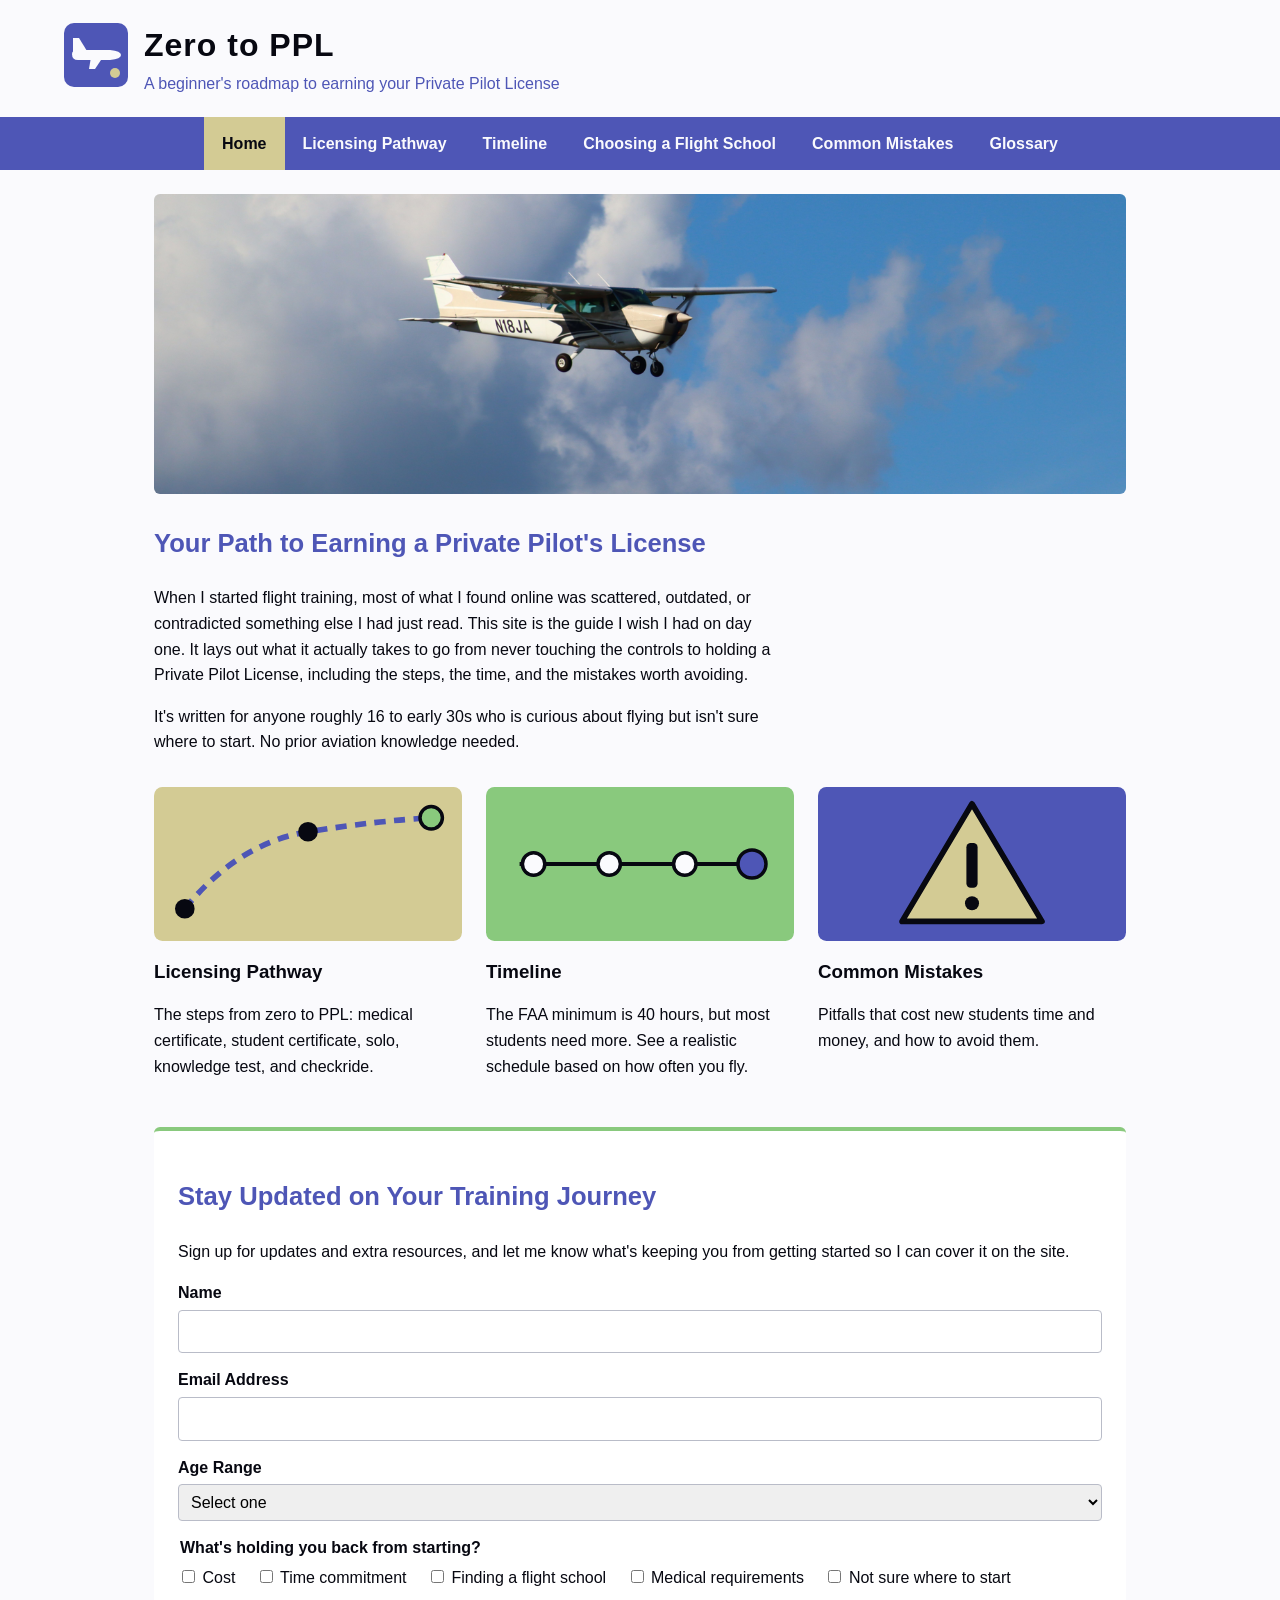
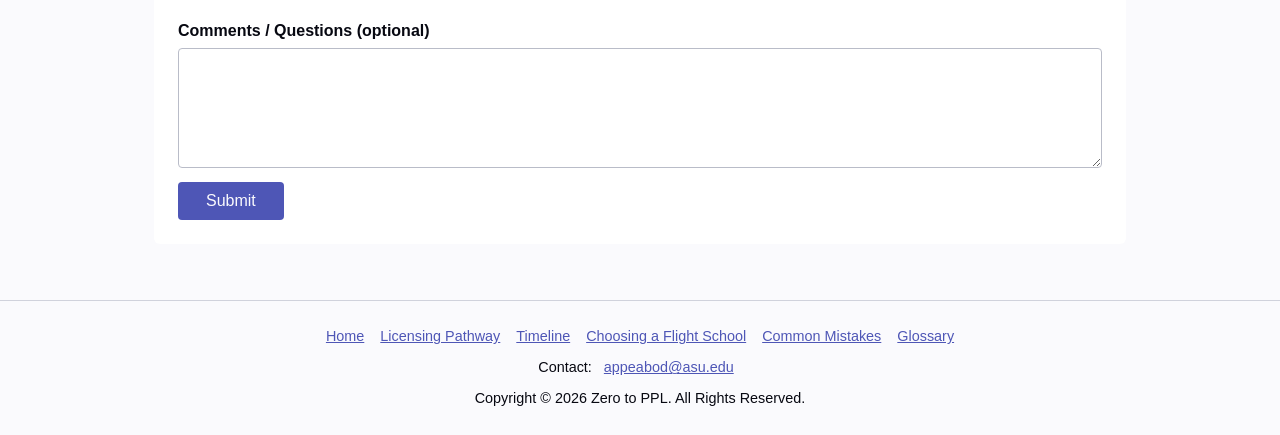
<file: index.html>
<!DOCTYPE html>
<html lang="en">
<head>
  <meta charset="UTF-8">
  <meta name="viewport" content="width=device-width, initial-scale=1.0">
  <meta name="description" content="Zero to PPL is a beginner-friendly roadmap to earning your Private Pilot License, covering the steps, timeline, flight schools, and common mistakes.">
  <meta name="keywords" content="private pilot license, PPL, learn to fly, flight training, student pilot, beginner pilot guide">
  <meta name="author" content="Andrew Peabody">
  <title>Home | Zero to PPL</title>
  <link rel="stylesheet" href="styles.css">
</head>
<script async src="https://www.googletagmanager.com/gtag/js?id=G-76K2CZMT6E"></script>
<script>
  window.dataLayer = window.dataLayer || [];
  function gtag(){dataLayer.push(arguments);}
  gtag('js', new Date());
  gtag('config', 'G-76K2CZMT6E');
</script>
<body>
  <header>
    <a href="index.html"><img class="logo" src="images/logo.svg" alt="Zero to PPL logo"></a>
    <div>
      <h1>Zero to PPL</h1>
      <p class="tagline">A beginner's roadmap to earning your Private Pilot License</p>
    </div>
  </header>

  <nav>
    <ul>
      <li><a href="index.html" class="active">Home</a></li>
      <li><a href="licensing-pathway.html">Licensing Pathway</a></li>
      <li><a href="timeline.html">Timeline</a></li>
      <li><a href="flight-school.html">Choosing a Flight School</a></li>
      <li><a href="common-mistakes.html">Common Mistakes</a></li>
      <li><a href="glossary.html">Glossary</a></li>
    </ul>
  </nav>

  <main>
    <img class="hero" src="images/plane.png" alt="Cessna 172 flying in front of clouds">

    <section class="intro">
      <h2>Your Path to Earning a Private Pilot's License</h2>
      <p>When I started flight training, most of what I found online was scattered, outdated, or contradicted something else I had just read. This site is the guide I wish I had on day one. It lays out what it actually takes to go from never touching the controls to holding a Private Pilot License, including the steps, the time, and the mistakes worth avoiding.</p>
      <p>It's written for anyone roughly 16 to early 30s who is curious about flying but isn't sure where to start. No prior aviation knowledge needed.</p>
    </section>

    <section class="cards">
      <article>
        <img src="images/pathway.svg" alt="Dotted path connecting three points">
        <h3><a href="licensing-pathway.html">Licensing Pathway</a></h3>
        <p>The steps from zero to PPL: medical certificate, student certificate, solo, knowledge test, and checkride.</p>
      </article>
      <article>
        <img src="images/timeline.svg" alt="Timeline with four milestones">
        <h3><a href="timeline.html">Timeline</a></h3>
        <p>The FAA minimum is 40 hours, but most students need more. See a realistic schedule based on how often you fly.</p>
      </article>
      <article>
        <img src="images/mistakes.svg" alt="Warning sign">
        <h3><a href="common-mistakes.html">Common Mistakes</a></h3>
        <p>Pitfalls that cost new students time and money, and how to avoid them.</p>
      </article>
    </section>

    <section class="signup">
      <h2>Stay Updated on Your Training Journey</h2>
      <p>Sign up for updates and extra resources, and let me know what's keeping you from getting started so I can cover it on the site.</p>
      <form action="#" method="post">
        <label for="name">Name
          <input type="text" id="name" name="name" required>
        </label>
        <label for="email">Email Address
          <input type="email" id="email" name="email" required>
        </label>
        <label for="age">Age Range
          <select id="age" name="age_range">
            <option value="">Select one</option>
            <option value="under-18">Under 18</option>
            <option value="18-24">18-24</option>
            <option value="25-34">25-34</option>
            <option value="35-plus">35+</option>
          </select>
        </label>
        <fieldset>
          <legend>What's holding you back from starting?</legend>
          <label class="check"><input type="checkbox" name="barriers" value="cost"> Cost</label>
          <label class="check"><input type="checkbox" name="barriers" value="time"> Time commitment</label>
          <label class="check"><input type="checkbox" name="barriers" value="school"> Finding a flight school</label>
          <label class="check"><input type="checkbox" name="barriers" value="medical"> Medical requirements</label>
          <label class="check"><input type="checkbox" name="barriers" value="unsure"> Not sure where to start</label>
        </fieldset>
        <label for="comments">Comments / Questions (optional)
          <textarea id="comments" name="comments" rows="4"></textarea>
        </label>
        <button type="submit">Submit</button>
      </form>
    </section>
  </main>

  <footer>
    <ul>
      <li><a href="index.html">Home</a></li>
      <li><a href="licensing-pathway.html">Licensing Pathway</a></li>
      <li><a href="timeline.html">Timeline</a></li>
      <li><a href="flight-school.html">Choosing a Flight School</a></li>
      <li><a href="common-mistakes.html">Common Mistakes</a></li>
      <li><a href="glossary.html">Glossary</a></li>
    </ul>
    <p>Contact: <a href="mailto:appeabod@asu.edu">appeabod@asu.edu</a></p>
    <p>Copyright &copy; 2026 Zero to PPL. All Rights Reserved.</p>
  </footer>
</body>
</html>
</file>
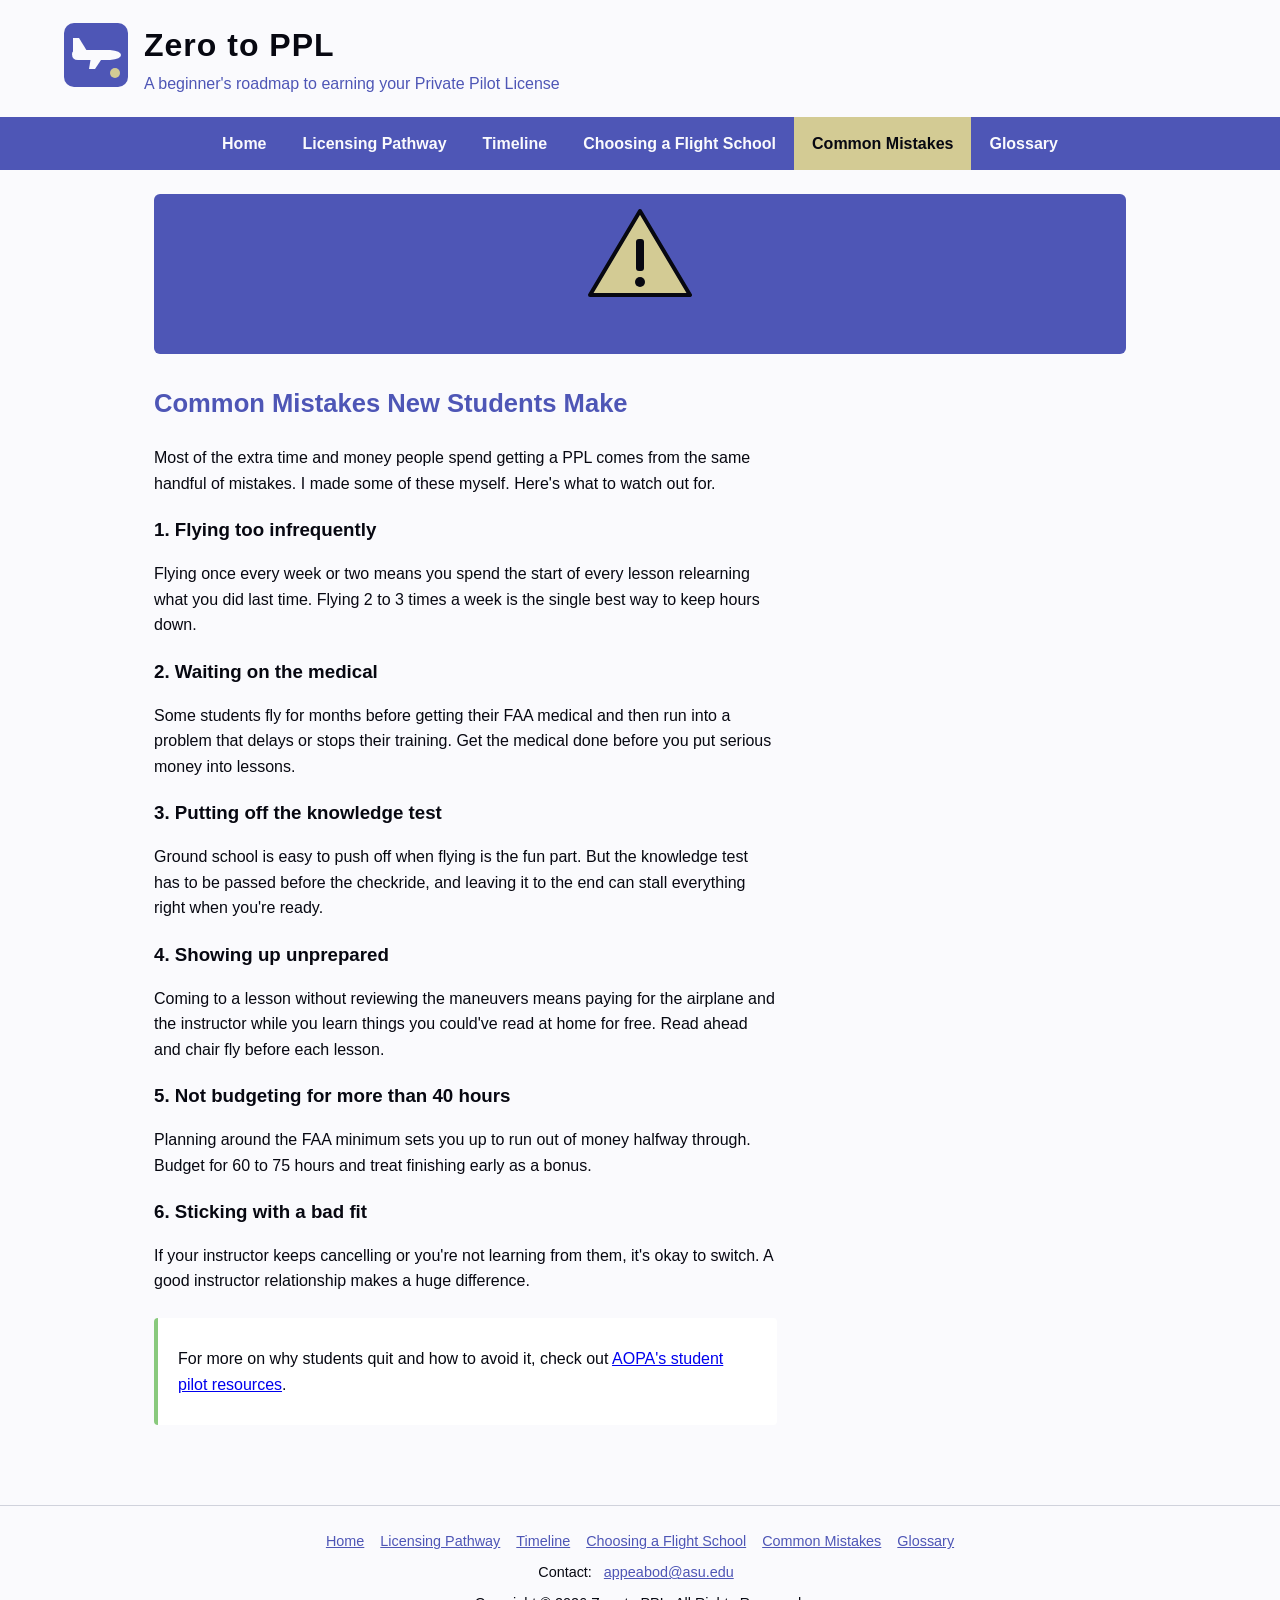
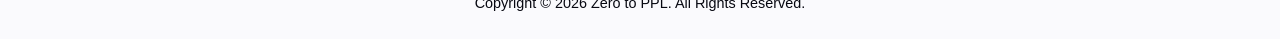
<file: common-mistakes.html>
<!DOCTYPE html>
<html lang="en">
<head>
  <meta charset="UTF-8">
  <meta name="viewport" content="width=device-width, initial-scale=1.0">
  <meta name="description" content="Common mistakes new student pilots make during Private Pilot License training, and how to avoid wasting time and money.">
  <meta name="keywords" content="student pilot mistakes, flight training tips, save money flight training, PPL advice, beginner pilot">
  <meta name="author" content="Andrew Peabody">
  <title>Common Mistakes | Zero to PPL</title>
  <link rel="stylesheet" href="styles.css">
</head>
<body>
  <header>
    <a href="index.html"><img class="logo" src="images/logo.svg" alt="Zero to PPL logo"></a>
    <div>
      <h1>Zero to PPL</h1>
      <p class="tagline">A beginner's roadmap to earning your Private Pilot License</p>
    </div>
  </header>

  <nav>
    <ul>
      <li><a href="index.html">Home</a></li>
      <li><a href="licensing-pathway.html">Licensing Pathway</a></li>
      <li><a href="timeline.html">Timeline</a></li>
      <li><a href="flight-school.html">Choosing a Flight School</a></li>
      <li><a href="common-mistakes.html" class="active">Common Mistakes</a></li>
      <li><a href="glossary.html">Glossary</a></li>
    </ul>
  </nav>

  <main>
    <img class="page-banner" src="images/banner-mistakes.svg" alt="Warning sign">

    <section class="content">
      <h2>Common Mistakes New Students Make</h2>
      <p>Most of the extra time and money people spend getting a PPL comes from the same handful of mistakes. I made some of these myself. Here's what to watch out for.</p>

      <h3>1. Flying too infrequently</h3>
      <p>Flying once every week or two means you spend the start of every lesson relearning what you did last time. Flying 2 to 3 times a week is the single best way to keep hours down.</p>

      <h3>2. Waiting on the medical</h3>
      <p>Some students fly for months before getting their FAA medical and then run into a problem that delays or stops their training. Get the medical done before you put serious money into lessons.</p>

      <h3>3. Putting off the knowledge test</h3>
      <p>Ground school is easy to push off when flying is the fun part. But the knowledge test has to be passed before the checkride, and leaving it to the end can stall everything right when you're ready.</p>

      <h3>4. Showing up unprepared</h3>
      <p>Coming to a lesson without reviewing the maneuvers means paying for the airplane and the instructor while you learn things you could've read at home for free. Read ahead and chair fly before each lesson.</p>

      <h3>5. Not budgeting for more than 40 hours</h3>
      <p>Planning around the FAA minimum sets you up to run out of money halfway through. Budget for 60 to 75 hours and treat finishing early as a bonus.</p>

      <h3>6. Sticking with a bad fit</h3>
      <p>If your instructor keeps cancelling or you're not learning from them, it's okay to switch. A good instructor relationship makes a huge difference.</p>

      <div class="callout">
        <p>For more on why students quit and how to avoid it, check out <a href="https://www.aopa.org/training-and-safety/students" target="_blank" rel="noopener">AOPA's student pilot resources</a>.</p>
      </div>
    </section>
  </main>
  <script async src="https://www.googletagmanager.com/gtag/js?id=G-76K2CZMT6E"></script>
  <script>
  window.dataLayer = window.dataLayer || [];
  function gtag(){dataLayer.push(arguments);}
  gtag('js', new Date());
  gtag('config', 'G-76K2CZMT6E');
  </script>
  <footer>
    <ul>
      <li><a href="index.html">Home</a></li>
      <li><a href="licensing-pathway.html">Licensing Pathway</a></li>
      <li><a href="timeline.html">Timeline</a></li>
      <li><a href="flight-school.html">Choosing a Flight School</a></li>
      <li><a href="common-mistakes.html">Common Mistakes</a></li>
      <li><a href="glossary.html">Glossary</a></li>
    </ul>
    <p>Contact: <a href="mailto:appeabod@asu.edu">appeabod@asu.edu</a></p>
    <p>Copyright &copy; 2026 Zero to PPL. All Rights Reserved.</p>
  </footer>
</body>
</html>
</file>
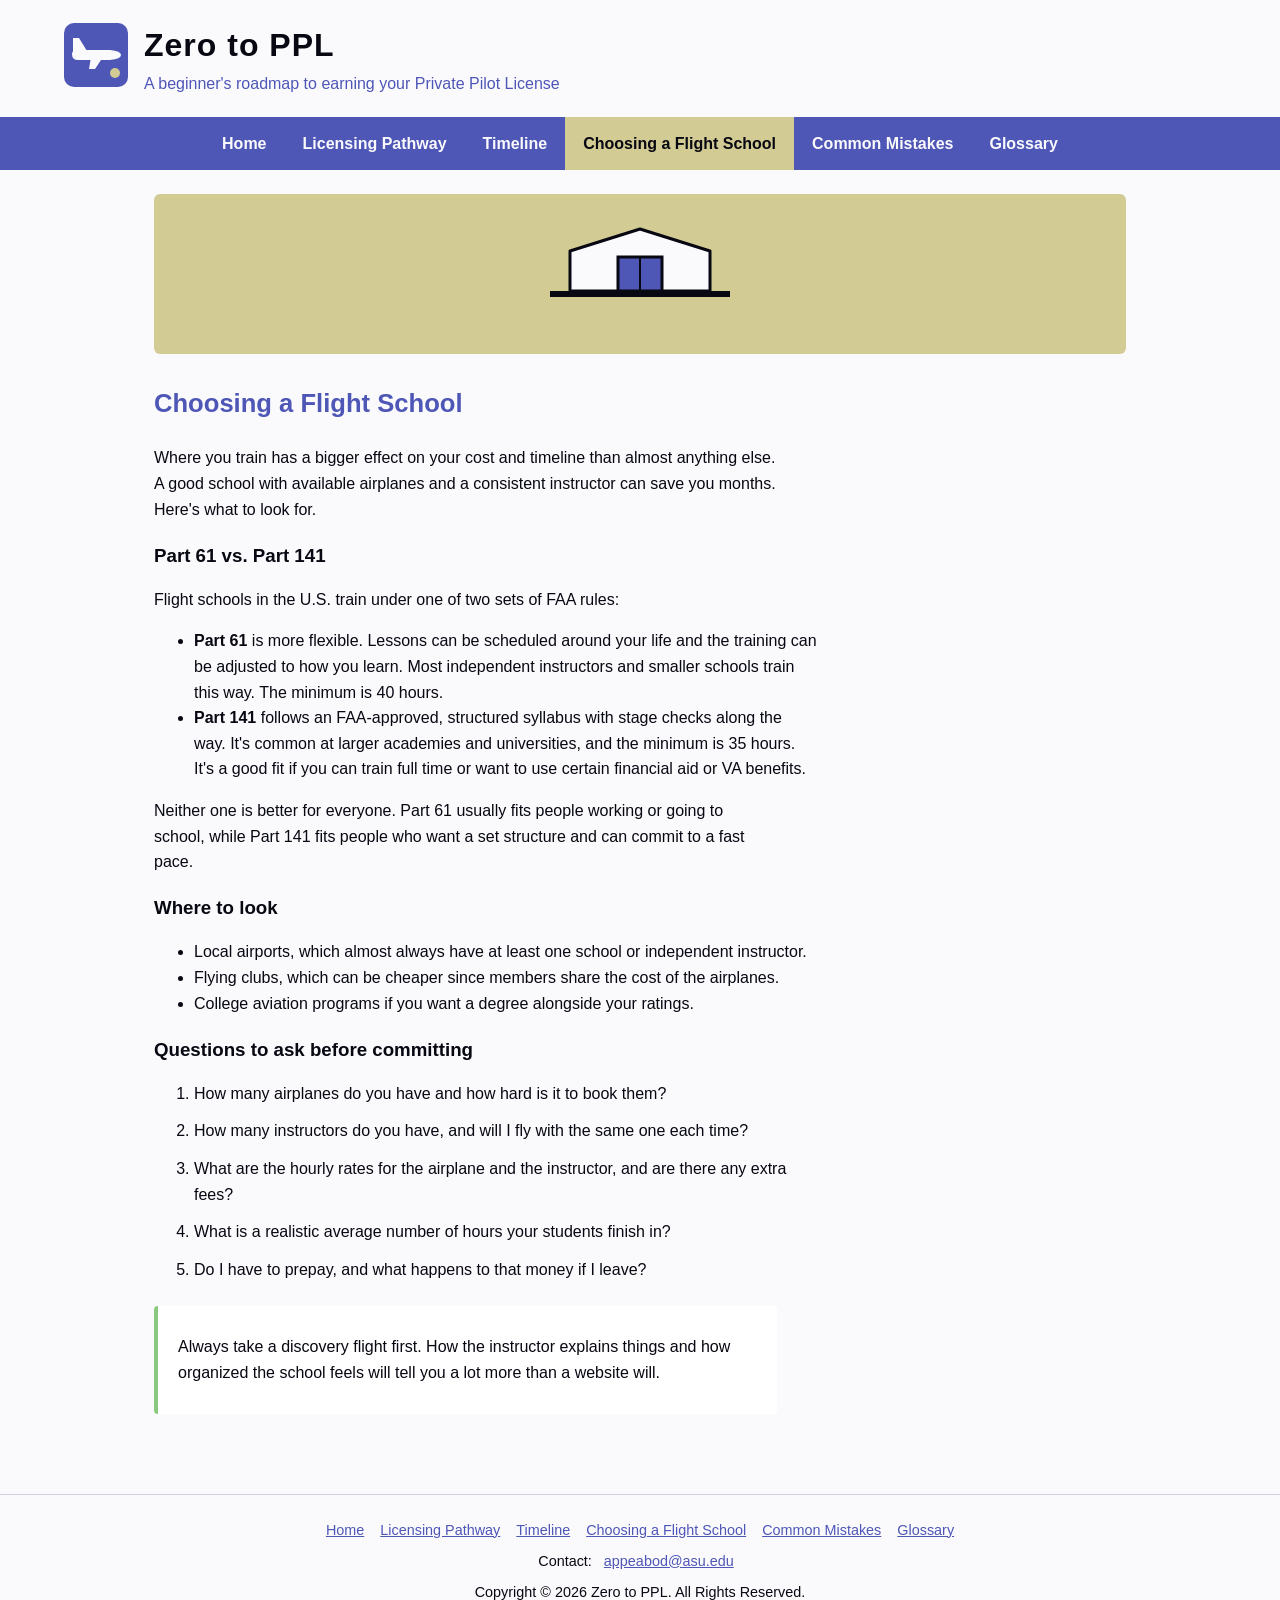
<file: flight-school.html>
<!DOCTYPE html>
<html lang="en">
<head>
  <meta charset="UTF-8">
  <meta name="viewport" content="width=device-width, initial-scale=1.0">
  <meta name="description" content="How to choose a flight school or instructor for your Private Pilot License, including the difference between Part 61 and Part 141 training and questions to ask before committing.">
  <meta name="keywords" content="choosing a flight school, Part 61 vs Part 141, flight instructor, CFI, flight training cost, learn to fly">
  <meta name="author" content="Andrew Peabody">
  <title>Choosing a Flight School | Zero to PPL</title>
  <link rel="stylesheet" href="styles.css">
</head>
<script async src="https://www.googletagmanager.com/gtag/js?id=G-76K2CZMT6E"></script>
<script>
  window.dataLayer = window.dataLayer || [];
  function gtag(){dataLayer.push(arguments);}
  gtag('js', new Date());
  gtag('config', 'G-76K2CZMT6E');
</script>
<body>
  <header>
    <a href="index.html"><img class="logo" src="images/logo.svg" alt="Zero to PPL logo"></a>
    <div>
      <h1>Zero to PPL</h1>
      <p class="tagline">A beginner's roadmap to earning your Private Pilot License</p>
    </div>
  </header>

  <nav>
    <ul>
      <li><a href="index.html">Home</a></li>
      <li><a href="licensing-pathway.html">Licensing Pathway</a></li>
      <li><a href="timeline.html">Timeline</a></li>
      <li><a href="flight-school.html" class="active">Choosing a Flight School</a></li>
      <li><a href="common-mistakes.html">Common Mistakes</a></li>
      <li><a href="glossary.html">Glossary</a></li>
    </ul>
  </nav>

  <main>
    <img class="page-banner" src="images/banner-school.svg" alt="Flight school hangar">

    <section class="content">
      <h2>Choosing a Flight School</h2>
      <p>Where you train has a bigger effect on your cost and timeline than almost anything else. A good school with available airplanes and a consistent instructor can save you months. Here's what to look for.</p>

      <h3>Part 61 vs. Part 141</h3>
      <p>Flight schools in the U.S. train under one of two sets of FAA rules:</p>
      <ul>
        <li><strong>Part 61</strong> is more flexible. Lessons can be scheduled around your life and the training can be adjusted to how you learn. Most independent instructors and smaller schools train this way. The minimum is 40 hours.</li>
        <li><strong>Part 141</strong> follows an FAA-approved, structured syllabus with stage checks along the way. It's common at larger academies and universities, and the minimum is 35 hours. It's a good fit if you can train full time or want to use certain financial aid or VA benefits.</li>
      </ul>
      <p>Neither one is better for everyone. Part 61 usually fits people working or going to school, while Part 141 fits people who want a set structure and can commit to a fast pace.</p>

      <h3>Where to look</h3>
      <ul>
        <li>Local airports, which almost always have at least one school or independent instructor.</li>
        <li>Flying clubs, which can be cheaper since members share the cost of the airplanes.</li>
        <li>College aviation programs if you want a degree alongside your ratings.</li>
      </ul>

      <h3>Questions to ask before committing</h3>
      <ol class="steps">
        <li>How many airplanes do you have and how hard is it to book them?</li>
        <li>How many instructors do you have, and will I fly with the same one each time?</li>
        <li>What are the hourly rates for the airplane and the instructor, and are there any extra fees?</li>
        <li>What is a realistic average number of hours your students finish in?</li>
        <li>Do I have to prepay, and what happens to that money if I leave?</li>
      </ol>

      <div class="callout">
        <p>Always take a discovery flight first. How the instructor explains things and how organized the school feels will tell you a lot more than a website will.</p>
      </div>
    </section>
  </main>

  <footer>
    <ul>
      <li><a href="index.html">Home</a></li>
      <li><a href="licensing-pathway.html">Licensing Pathway</a></li>
      <li><a href="timeline.html">Timeline</a></li>
      <li><a href="flight-school.html">Choosing a Flight School</a></li>
      <li><a href="common-mistakes.html">Common Mistakes</a></li>
      <li><a href="glossary.html">Glossary</a></li>
    </ul>
    <p>Contact: <a href="mailto:appeabod@asu.edu">appeabod@asu.edu</a></p>
    <p>Copyright &copy; 2026 Zero to PPL. All Rights Reserved.</p>
  </footer>
</body>
</html>
</file>
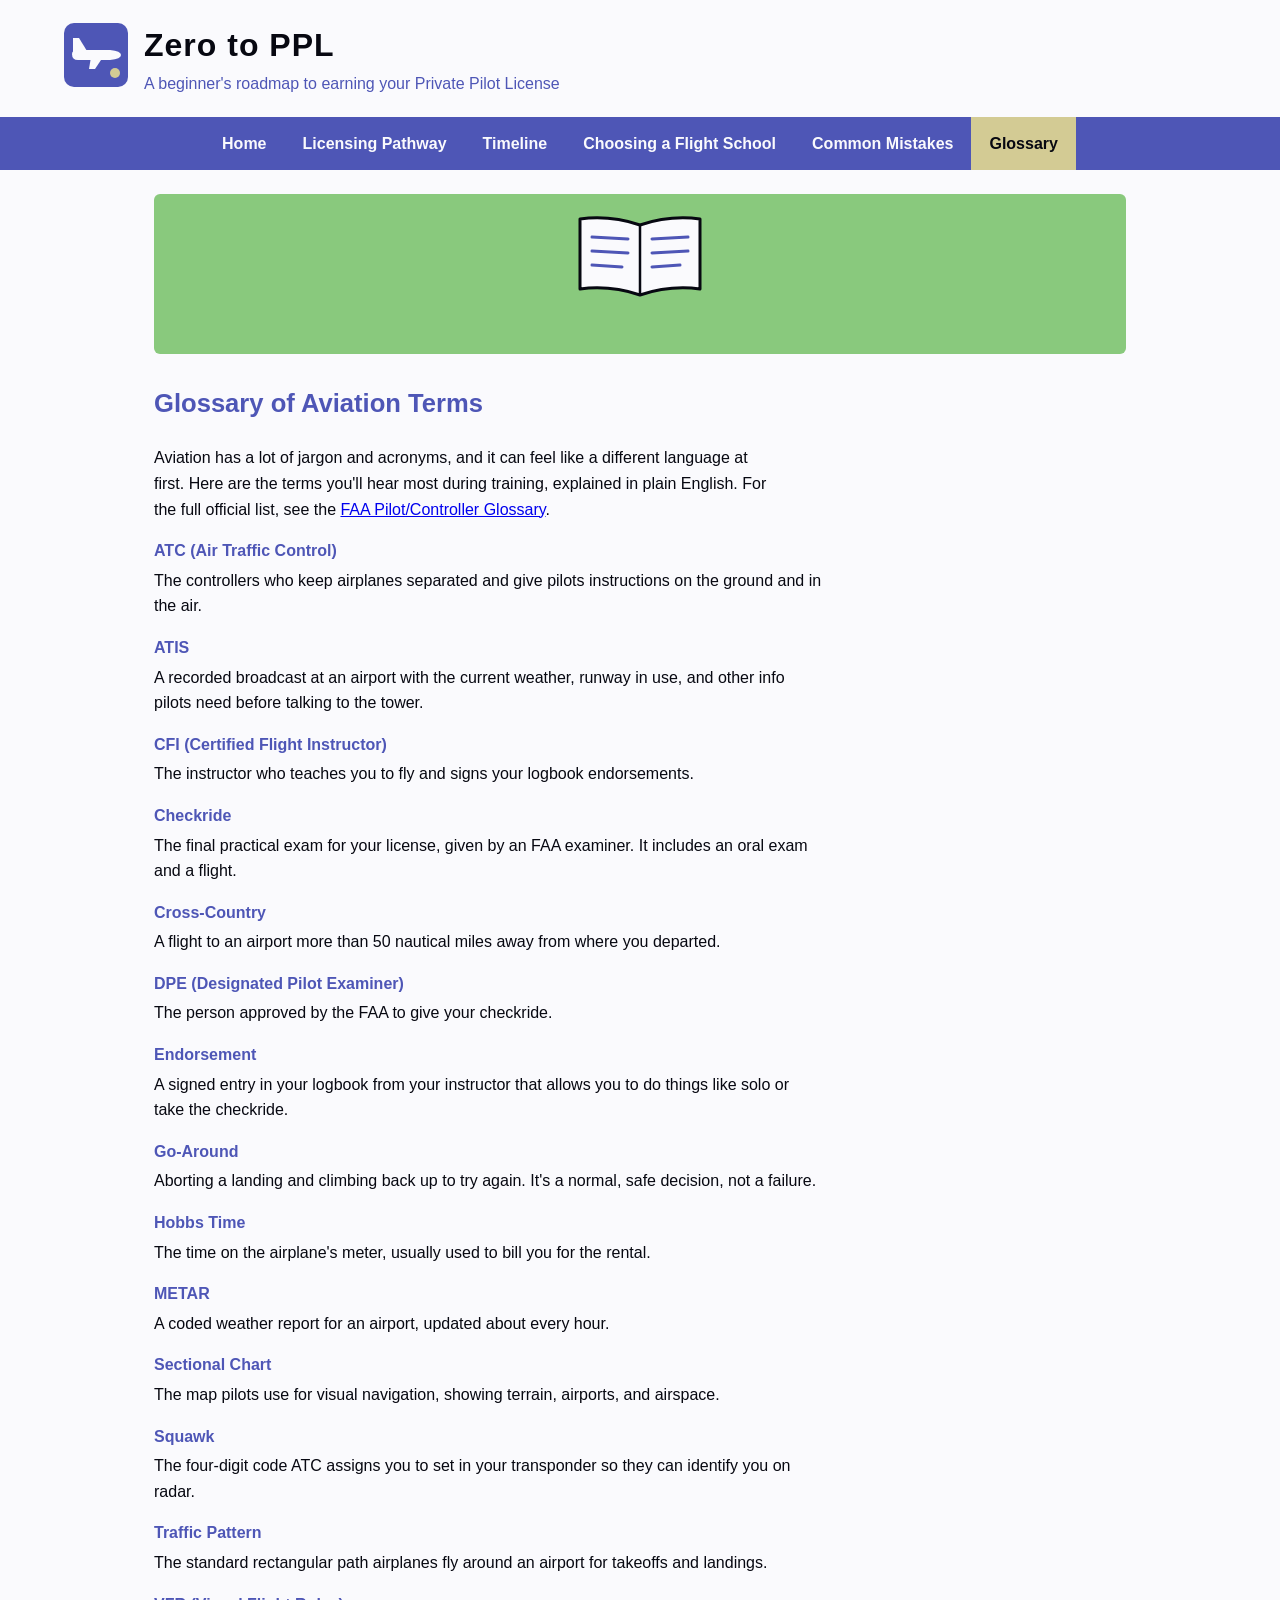
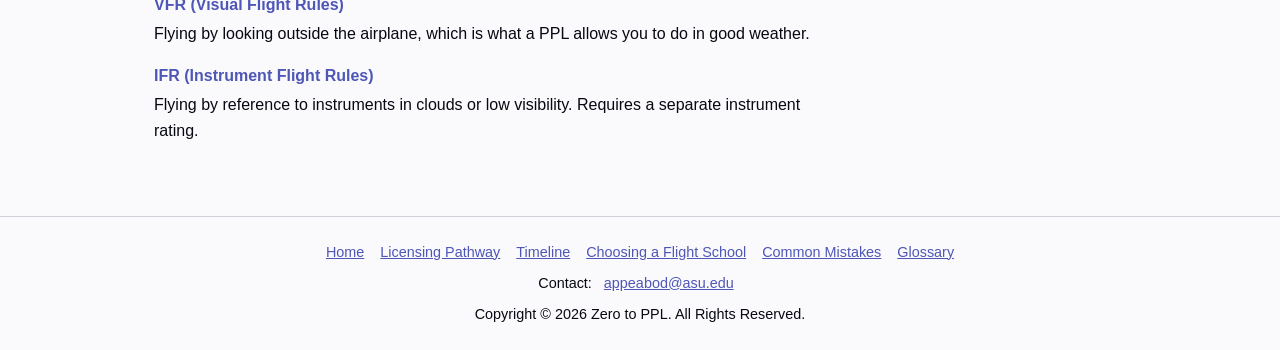
<file: glossary.html>
<!DOCTYPE html>
<html lang="en">
<head>
  <meta charset="UTF-8">
  <meta name="viewport" content="width=device-width, initial-scale=1.0">
  <meta name="description" content="A plain-English glossary of aviation terms that beginner student pilots will run into during Private Pilot License training.">
  <meta name="keywords" content="aviation glossary, pilot terms, flight training vocabulary, ATC, METAR, VFR, checkride, student pilot">
  <meta name="author" content="Andrew Peabody">
  <title>Glossary | Zero to PPL</title>
  <link rel="stylesheet" href="styles.css">
</head>
<script async src="https://www.googletagmanager.com/gtag/js?id=G-76K2CZMT6E"></script>
<script>
  window.dataLayer = window.dataLayer || [];
  function gtag(){dataLayer.push(arguments);}
  gtag('js', new Date());
  gtag('config', 'G-76K2CZMT6E');
</script>
<body>
  <header>
    <a href="index.html"><img class="logo" src="images/logo.svg" alt="Zero to PPL logo"></a>
    <div>
      <h1>Zero to PPL</h1>
      <p class="tagline">A beginner's roadmap to earning your Private Pilot License</p>
    </div>
  </header>

  <nav>
    <ul>
      <li><a href="index.html">Home</a></li>
      <li><a href="licensing-pathway.html">Licensing Pathway</a></li>
      <li><a href="timeline.html">Timeline</a></li>
      <li><a href="flight-school.html">Choosing a Flight School</a></li>
      <li><a href="common-mistakes.html">Common Mistakes</a></li>
      <li><a href="glossary.html" class="active">Glossary</a></li>
    </ul>
  </nav>

  <main>
    <img class="page-banner" src="images/banner-glossary.svg" alt="Open book">

    <section class="content">
      <h2>Glossary of Aviation Terms</h2>
      <p>Aviation has a lot of jargon and acronyms, and it can feel like a different language at first. Here are the terms you'll hear most during training, explained in plain English. For the full official list, see the <a href="https://www.faa.gov/air_traffic/publications/atpubs/pcg_html/" target="_blank" rel="noopener">FAA Pilot/Controller Glossary</a>.</p>
    </section>

    <dl>
      <dt>ATC (Air Traffic Control)</dt>
      <dd>The controllers who keep airplanes separated and give pilots instructions on the ground and in the air.</dd>
      <dt>ATIS</dt>
      <dd>A recorded broadcast at an airport with the current weather, runway in use, and other info pilots need before talking to the tower.</dd>
      <dt>CFI (Certified Flight Instructor)</dt>
      <dd>The instructor who teaches you to fly and signs your logbook endorsements.</dd>
      <dt>Checkride</dt>
      <dd>The final practical exam for your license, given by an FAA examiner. It includes an oral exam and a flight.</dd>
      <dt>Cross-Country</dt>
      <dd>A flight to an airport more than 50 nautical miles away from where you departed.</dd>
      <dt>DPE (Designated Pilot Examiner)</dt>
      <dd>The person approved by the FAA to give your checkride.</dd>
      <dt>Endorsement</dt>
      <dd>A signed entry in your logbook from your instructor that allows you to do things like solo or take the checkride.</dd>
      <dt>Go-Around</dt>
      <dd>Aborting a landing and climbing back up to try again. It's a normal, safe decision, not a failure.</dd>
      <dt>Hobbs Time</dt>
      <dd>The time on the airplane's meter, usually used to bill you for the rental.</dd>
      <dt>METAR</dt>
      <dd>A coded weather report for an airport, updated about every hour.</dd>
      <dt>Sectional Chart</dt>
      <dd>The map pilots use for visual navigation, showing terrain, airports, and airspace.</dd>
      <dt>Squawk</dt>
      <dd>The four-digit code ATC assigns you to set in your transponder so they can identify you on radar.</dd>
      <dt>Traffic Pattern</dt>
      <dd>The standard rectangular path airplanes fly around an airport for takeoffs and landings.</dd>
      <dt>VFR (Visual Flight Rules)</dt>
      <dd>Flying by looking outside the airplane, which is what a PPL allows you to do in good weather.</dd>
      <dt>IFR (Instrument Flight Rules)</dt>
      <dd>Flying by reference to instruments in clouds or low visibility. Requires a separate instrument rating.</dd>
    </dl>
  </main>

  <footer>
    <ul>
      <li><a href="index.html">Home</a></li>
      <li><a href="licensing-pathway.html">Licensing Pathway</a></li>
      <li><a href="timeline.html">Timeline</a></li>
      <li><a href="flight-school.html">Choosing a Flight School</a></li>
      <li><a href="common-mistakes.html">Common Mistakes</a></li>
      <li><a href="glossary.html">Glossary</a></li>
    </ul>
    <p>Contact: <a href="mailto:appeabod@asu.edu">appeabod@asu.edu</a></p>
    <p>Copyright &copy; 2026 Zero to PPL. All Rights Reserved.</p>
  </footer>
</body>
</html>
</file>
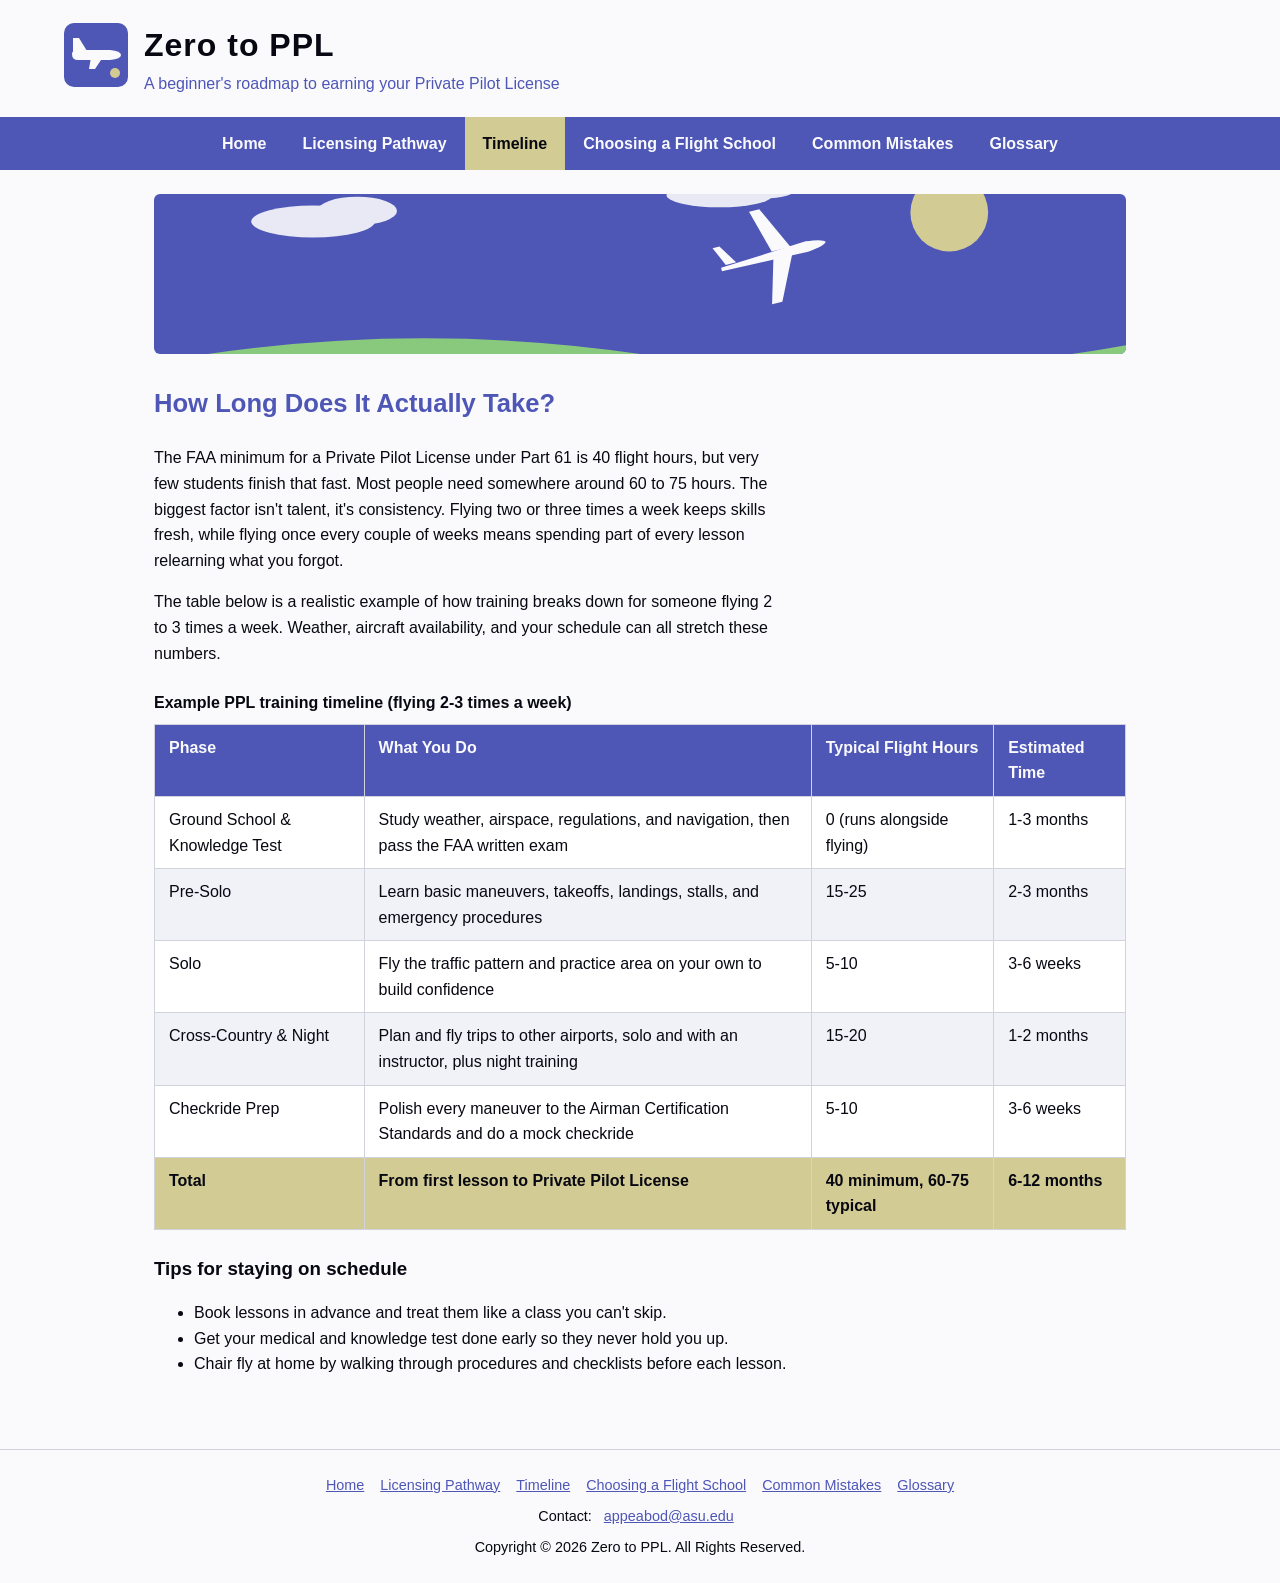
<file: timeline.html>
<!DOCTYPE html>
<html lang="en">
<head>
  <meta charset="UTF-8">
  <meta name="viewport" content="width=device-width, initial-scale=1.0">
  <meta name="description" content="A realistic timeline for earning a Private Pilot License, broken into training phases with typical flight hours and how long each phase takes when flying 2 to 3 times a week.">
  <meta name="keywords" content="how long to get PPL, private pilot timeline, flight training hours, 40 hour minimum, student pilot schedule">
  <meta name="author" content="Andrew Peabody">
  <title>Timeline | Zero to PPL</title>
  <link rel="stylesheet" href="styles.css">
</head>
<script async src="https://www.googletagmanager.com/gtag/js?id=G-76K2CZMT6E"></script>
<script>
  window.dataLayer = window.dataLayer || [];
  function gtag(){dataLayer.push(arguments);}
  gtag('js', new Date());
  gtag('config', 'G-76K2CZMT6E');
</script>
<body>
  <header>
    <a href="index.html"><img class="logo" src="images/logo.svg" alt="Zero to PPL logo"></a>
    <div>
      <h1>Zero to PPL</h1>
      <p class="tagline">A beginner's roadmap to earning your Private Pilot License</p>
    </div>
  </header>

  <nav>
    <ul>
      <li><a href="index.html">Home</a></li>
      <li><a href="licensing-pathway.html">Licensing Pathway</a></li>
      <li><a href="timeline.html" class="active">Timeline</a></li>
      <li><a href="flight-school.html">Choosing a Flight School</a></li>
      <li><a href="common-mistakes.html">Common Mistakes</a></li>
      <li><a href="glossary.html">Glossary</a></li>
    </ul>
  </nav>

  <main>
    <img class="page-banner" src="images/hero.svg" alt="Small airplane climbing over green hills">

    <section class="content">
      <h2>How Long Does It Actually Take?</h2>
      <p>The FAA minimum for a Private Pilot License under Part 61 is 40 flight hours, but very few students finish that fast. Most people need somewhere around 60 to 75 hours. The biggest factor isn't talent, it's consistency. Flying two or three times a week keeps skills fresh, while flying once every couple of weeks means spending part of every lesson relearning what you forgot.</p>
      <p>The table below is a realistic example of how training breaks down for someone flying 2 to 3 times a week. Weather, aircraft availability, and your schedule can all stretch these numbers.</p>

      <div class="table-wrap">
        <table>
          <caption>Example PPL training timeline (flying 2-3 times a week)</caption>
          <thead>
            <tr>
              <th>Phase</th>
              <th>What You Do</th>
              <th>Typical Flight Hours</th>
              <th>Estimated Time</th>
            </tr>
          </thead>
          <tbody>
            <tr>
              <td>Ground School &amp; Knowledge Test</td>
              <td>Study weather, airspace, regulations, and navigation, then pass the FAA written exam</td>
              <td>0 (runs alongside flying)</td>
              <td>1-3 months</td>
            </tr>
            <tr>
              <td>Pre-Solo</td>
              <td>Learn basic maneuvers, takeoffs, landings, stalls, and emergency procedures</td>
              <td>15-25</td>
              <td>2-3 months</td>
            </tr>
            <tr>
              <td>Solo</td>
              <td>Fly the traffic pattern and practice area on your own to build confidence</td>
              <td>5-10</td>
              <td>3-6 weeks</td>
            </tr>
            <tr>
              <td>Cross-Country &amp; Night</td>
              <td>Plan and fly trips to other airports, solo and with an instructor, plus night training</td>
              <td>15-20</td>
              <td>1-2 months</td>
            </tr>
            <tr>
              <td>Checkride Prep</td>
              <td>Polish every maneuver to the Airman Certification Standards and do a mock checkride</td>
              <td>5-10</td>
              <td>3-6 weeks</td>
            </tr>
          </tbody>
          <tfoot>
            <tr>
              <td>Total</td>
              <td>From first lesson to Private Pilot License</td>
              <td>40 minimum, 60-75 typical</td>
              <td>6-12 months</td>
            </tr>
          </tfoot>
        </table>
      </div>

      <h3>Tips for staying on schedule</h3>
      <ul>
        <li>Book lessons in advance and treat them like a class you can't skip.</li>
        <li>Get your medical and knowledge test done early so they never hold you up.</li>
        <li>Chair fly at home by walking through procedures and checklists before each lesson.</li>
      </ul>
    </section>
  </main>

  <footer>
    <ul>
      <li><a href="index.html">Home</a></li>
      <li><a href="licensing-pathway.html">Licensing Pathway</a></li>
      <li><a href="timeline.html">Timeline</a></li>
      <li><a href="flight-school.html">Choosing a Flight School</a></li>
      <li><a href="common-mistakes.html">Common Mistakes</a></li>
      <li><a href="glossary.html">Glossary</a></li>
    </ul>
    <p>Contact: <a href="mailto:appeabod@asu.edu">appeabod@asu.edu</a></p>
    <p>Copyright &copy; 2026 Zero to PPL. All Rights Reserved.</p>
  </footer>
</body>
</html>
</file>
<file: styles.css>
:root {
  --text: #070811;
  --background: #fafafd;
  --primary: #4e56b6;
  --secondary: #d3cb94;
  --accent: #89c97d;
}

* {
  box-sizing: border-box;
}

body {
  margin: 0;
  font-family: "Segoe UI", Helvetica, Arial, sans-serif;
  color: var(--text);
  background-color: var(--background);
  line-height: 1.6;
}

header {
  display: flex;
  align-items: center;
  gap: 16px;
  padding: 20px 5%;
}

.logo {
  width: 64px;
  height: 64px;
}

h1 {
  margin: 0;
  font-size: 2rem;
  letter-spacing: 1px;
}

.tagline {
  margin: 0;
  color: var(--primary);
}

nav {
  background-color: var(--primary);
}

nav ul,
footer ul {
  list-style: none;
  margin: 0;
  padding: 0;
  display: flex;
  flex-wrap: wrap;
  justify-content: center;
}

nav a {
  display: block;
  padding: 14px 18px;
  color: var(--background);
  text-decoration: none;
  font-weight: 600;
}

nav a:hover,
nav a.active {
  background-color: var(--secondary);
  color: var(--text);
}

main {
  max-width: 1100px;
  margin: 0 auto;
  padding: 24px 5%;
}

.hero {
  width: 100%;
  height: 300px;
  object-fit: cover;
  border-radius: 6px;
}

h2 {
  color: var(--primary);
  font-size: 1.6rem;
}

h3 {
  margin-bottom: 4px;
}

.intro p,
.content p,
.content li {
  max-width: 70ch;
}

.cards {
  display: grid;
  grid-template-columns: repeat(auto-fit, minmax(240px, 1fr));
  gap: 24px;
  margin: 32px 0;
}

.cards img {
  width: 100%;
  border-radius: 6px;
}

.cards h3 {
  margin: 8px 0 4px;
}

.cards h3 a {
  color: var(--text);
  text-decoration: none;
}

.cards h3 a:hover {
  color: var(--primary);
}

.page-banner {
  width: 100%;
  height: 160px;
  object-fit: cover;
  border-radius: 6px;
}

.callout {
  background-color: #ffffff;
  border-left: 4px solid var(--accent);
  padding: 12px 20px;
  margin: 24px 0;
  border-radius: 4px;
  max-width: 70ch;
}

.steps li {
  margin-bottom: 12px;
}

video {
  display: block;
  width: 100%;
  max-width: 720px;
  border-radius: 6px;
  margin: 16px 0 8px;
}

.caption {
  font-size: 0.9rem;
  color: #555866;
  margin-top: 0;
}

.table-wrap {
  overflow-x: auto;
  margin: 24px 0;
}

table {
  width: 100%;
  border-collapse: collapse;
  background-color: #ffffff;
}

caption {
  text-align: left;
  font-weight: 600;
  padding-bottom: 8px;
}

th,
td {
  padding: 10px 14px;
  border: 1px solid #d0d2dc;
  text-align: left;
  vertical-align: top;
}

th {
  background-color: var(--primary);
  color: var(--background);
}

tbody tr:nth-child(even) {
  background-color: #f1f1f8;
}

tfoot td {
  font-weight: 600;
  background-color: var(--secondary);
}

dl {
  max-width: 75ch;
}

dt {
  font-weight: 700;
  color: var(--primary);
  margin-top: 16px;
}

dd {
  margin: 4px 0 0;
}

.signup {
  background-color: #ffffff;
  border-top: 4px solid var(--accent);
  padding: 24px;
  border-radius: 6px;
}

form label {
  display: block;
  margin-bottom: 14px;
  font-weight: 600;
}

.row {
  display: grid;
  grid-template-columns: 1fr 1fr;
  gap: 16px;
}

input[type="text"],
input[type="email"],
select,
textarea {
  display: block;
  width: 100%;
  margin-top: 4px;
  padding: 8px;
  font: inherit;
  font-weight: 400;
  border: 1px solid #b9bcc8;
  border-radius: 4px;
}

fieldset {
  border: none;
  padding: 0;
  margin: 0 0 14px;
}

legend {
  font-weight: 600;
  margin-bottom: 4px;
}

.check {
  display: inline-block;
  margin-right: 16px;
  font-weight: 400;
}

button {
  padding: 10px 28px;
  background-color: var(--primary);
  color: var(--background);
  border: none;
  border-radius: 4px;
  font-size: 1rem;
  cursor: pointer;
}

button:hover {
  background-color: var(--text);
}

footer {
  text-align: center;
  padding: 24px 5%;
  margin-top: 32px;
  border-top: 1px solid #d0d2dc;
  font-size: 0.9rem;
}

footer a {
  color: var(--primary);
  padding: 0 8px;
}

footer p {
  margin: 8px 0 0;
}

@media (max-width: 600px) {
  .row {
    grid-template-columns: 1fr;
  }
}
</file>
